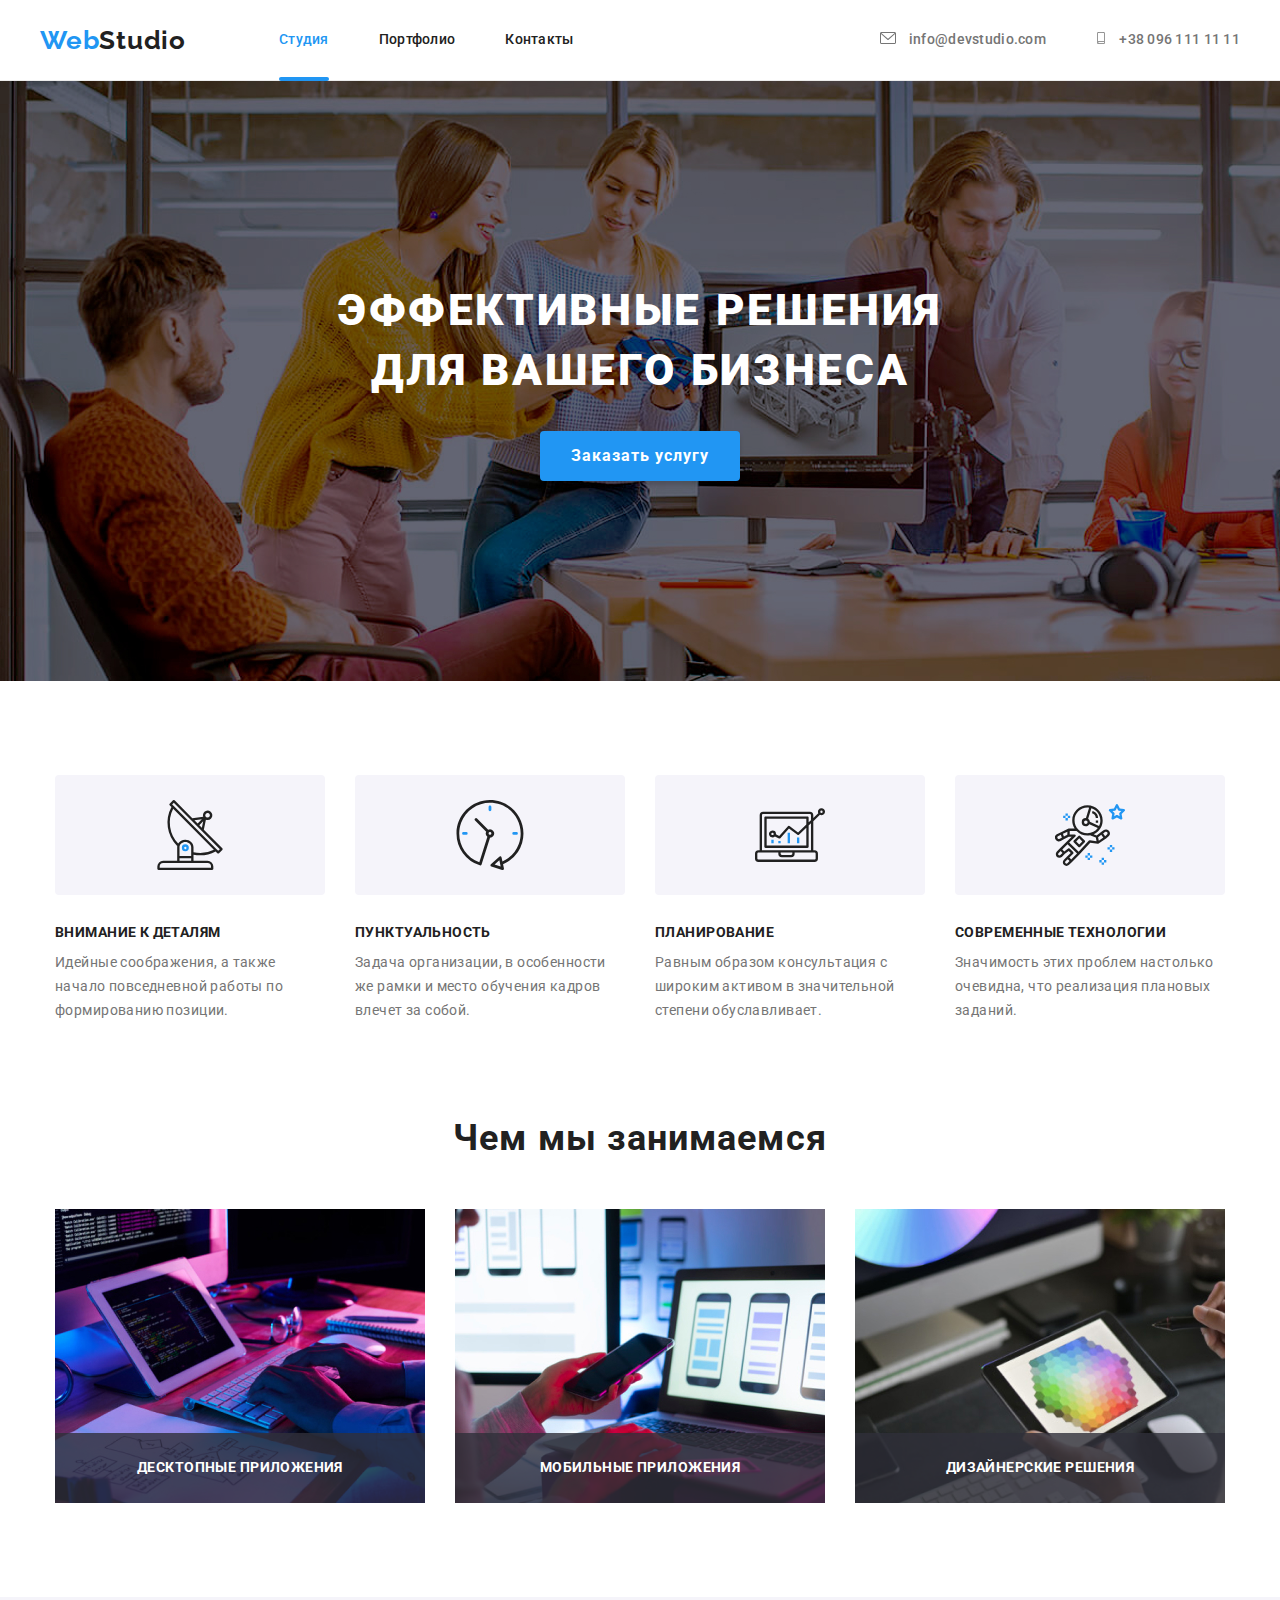
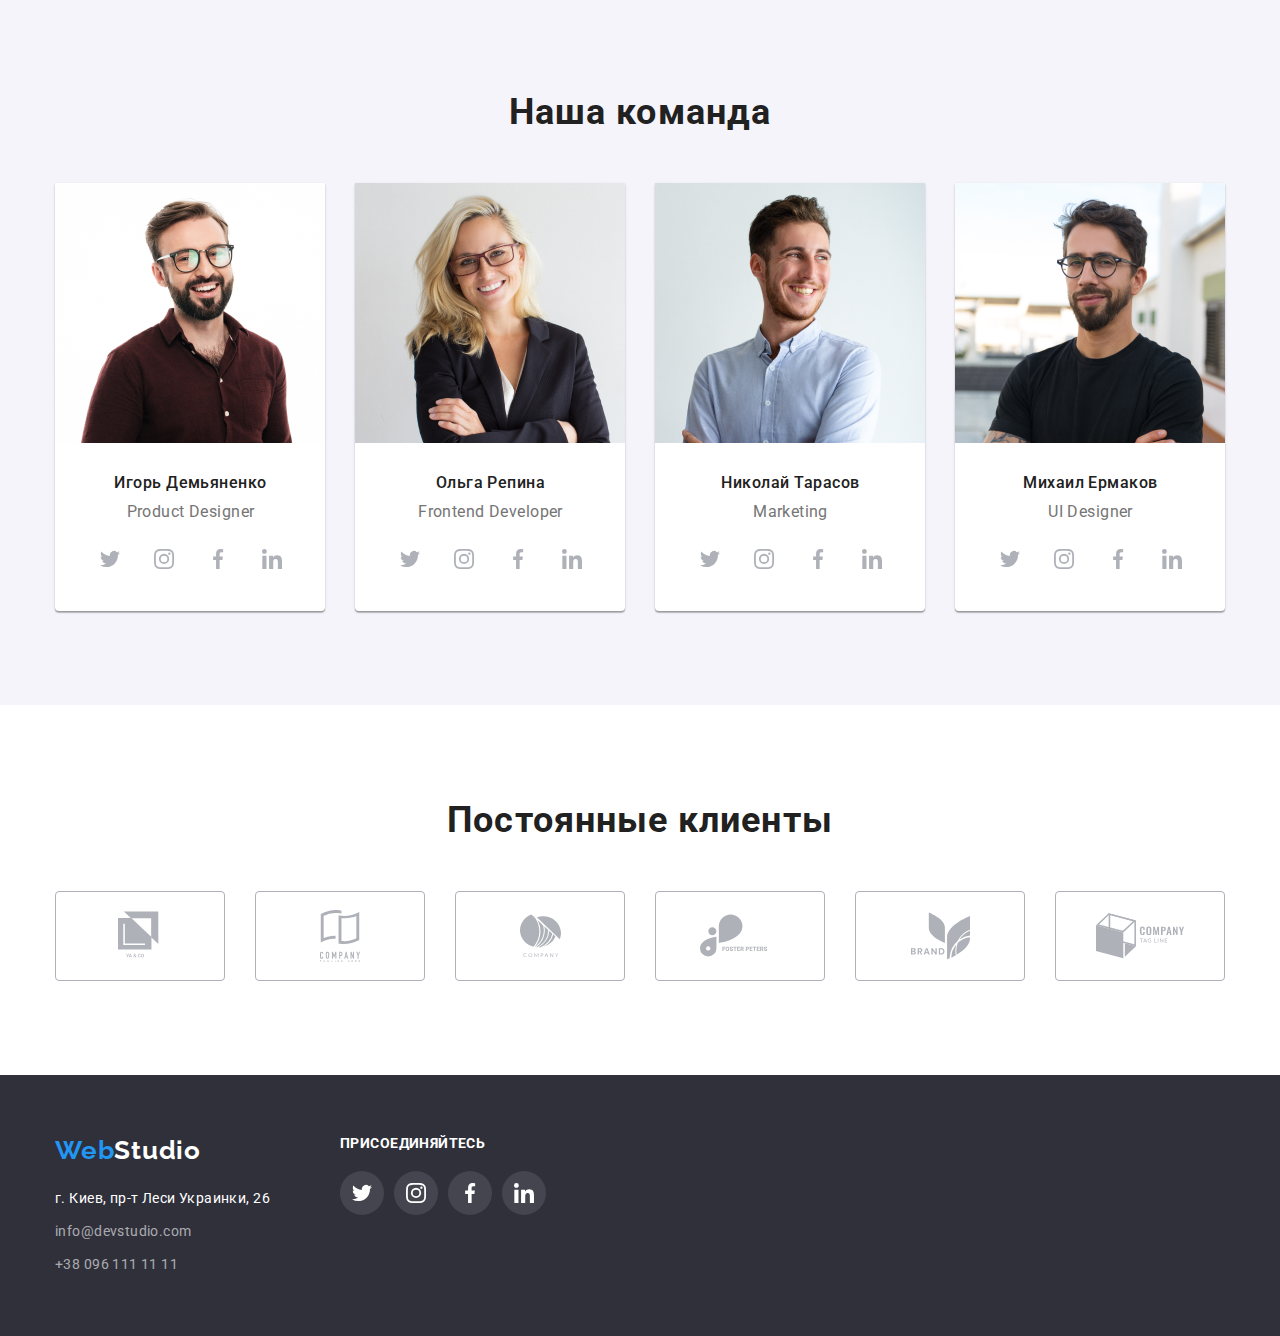
<file: index.html>
<!DOCTYPE html>
<html lang="ru">

<head>
    <meta charset="UTF-8">
    <meta http-equiv="X-UA-Compatible" content="IE=edge">
    <meta name="viewport" content="width=device-width, initial-scale=1.0">
    <link rel="preconnect" href="https://fonts.gstatic.com">
    <link href="https://fonts.googleapis.com/css2?family=Raleway:wght@700&family=Roboto:wght@400;500;900&display=swap" rel="stylesheet">
    <link rel="stylesheet" href="./css/modern-normalize.css">
    <link rel="stylesheet" href="./css/positioning/base.css">
    <link rel="stylesheet" href="./css/styles/base.css">
    <link rel="stylesheet" href="./css/positioning/studio.css">
    <link rel="stylesheet" href="./css/styles/studio.css">
    <title>Document</title>
</head>

<body>
    <header>
        <div class="centrion">
            <nav>
                <a href="./index.html" class="logo"><span>Web</span>Studio</a>
                <ul>
                    <li>
                        <a class="activated" href="./index.html">Студия</a>
                    </li>
                    <li>
                        <a href="./portfolio.html">Портфолио</a>
                    </li>
                    <li>
                        <a href="./contacts.html">Контакты</a>
                    </li>
                </ul>
            </nav>
            <address>
                <a href="mailto:info@devstudio.com">
                    <svg class="icon">
                        <use xlink:href="./images/sprite.svg#mail"></use>
                    </svg>
                    info@devstudio.com
                </a>

                <a href="tel:+380961111111">
                    <svg class="icon">
                        <use href="./images/sprite.svg#tel"></use>
                    </svg>
                    +38 096 111 11 11
                </a>
            </address>
        </div>
    </header>

    <main>
        <section class="hero">
            <h1>Эффективные решения для вашего бизнеса</h1>
            <button data-modal-open="">Заказать услугу</button>

        </section>
        <section class="work">
            <div class="centrion">
                <h2 class="disable">Наши ценности</h2>
                <ul>
                    <li>
                        <div class="back">
                            <svg>
                                <use href=./images/sprite.svg#antenna></use>
                            </svg>
                        </div>
                        <h3>Внимание к деталям</h3>
                        <p>Идейные соображения, а также начало повседневной работы по формированию позиции.</p>
                    </li>
                    <li>
                        <div class="back">
                            <svg>
                                <use href=./images/sprite.svg#clock></use>
                            </svg>
                        </div>
                        <h3>Пунктуальность</h3>
                        <p>Задача организации, в особенности же рамки и место обучения кадров влечет за собой.</p>
                    </li>
                    <li>
                        <div class="back">
                            <svg>
                                <use href=./images/sprite.svg#comp></use>
                            </svg>
                        </div>
                        <h3>Планирование</h3>
                        <p>Равным образом консультация с широким активом в значительной степени обуславливает.</p>
                    </li>
                    <li>
                        <div class="back">
                            <svg>
                                <use href=./images/sprite.svg#astronaut></use>
                            </svg>
                        </div>
                        <h3>Современные технологии</h3>
                        <p>Значимость этих проблем настолько очевидна, что реализация плановых заданий.</p>
                    </li>
                </ul>
            </div>
        </section>
        <section class="photos">
            <div class="centrion">
                <h2 class="super">Чем мы занимаемся</h2>
                <ul>
                    <li>
                        <img src="./images/studio/img1.jpg" alt="Програмирование">
                        <h3>
                            Десктопные приложения
                        </h3>
                    </li>
                    <li>
                        <img src="./images/studio/img2.jpg" alt="Смартфон в руке">
                        <h3>
                            Мобильные приложения
                        </h3>
                    </li>
                    <li>
                        <img src="./images/studio/img3.jpg" alt="Рисование на планшете">
                        <h3>
                            Дизайнерские решения
                        </h3>
                    </li>
                </ul>
            </div>
        </section>
        <section class="team">
            <div class="centrion">
                <h2 class="super">Наша команда</h2>
                <ul>
                    <li>
                        <img src="./images/studio/img4.jpg" alt="Фото сотрудника">
                        <div class="textcard">
                            <h3>Игорь Демьяненко</h3>
                            <p>Product Designer</p>
                            <ul class="social">
                                <li>
                                    <a href="https://twitter.com/">
                                        <svg class="icon">
                                            <use href="./images/sprite.svg#twitt"></use>
                                        </svg>
                                    </a>

                                </li>
                                <li>
                                    <a href="https://www.instagram.com/">
                                        <svg class="icon">
                                            <use href="./images/sprite.svg#insta"></use>
                                        </svg>
                                    </a>
                                </li>
                                <li>
                                    <a href="https://www.facebook.com/">
                                        <svg class="icon">
                                            <use href="./images/sprite.svg#face"></use>
                                        </svg>
                                    </a>
                                </li>
                                <li>
                                    <a href="https://www.linkedin.com/">
                                        <svg class="icon">
                                            <use href="./images/sprite.svg#in"></use>
                                        </svg>
                                    </a>
                                </li>
                            </ul>
                        </div>
                    </li>
                    <li>
                        <img src="./images/studio/img5.jpg" alt="Фото сотрудника">
                        <div class="textcard">
                            <h3>Ольга Репина</h3>
                            <p>Frontend Developer</p>
                            <ul class="social">
                                <li>
                                    <a href="https://twitter.com/">
                                        <svg class="icon">
                                            <use href="./images/sprite.svg#twitt"></use>
                                        </svg>
                                    </a>

                                </li>
                                <li>
                                    <a href="https://www.instagram.com/">
                                        <svg class="icon">
                                            <use href="./images/sprite.svg#insta"></use>
                                        </svg>
                                    </a>
                                </li>
                                <li>
                                    <a href="https://www.facebook.com/">
                                        <svg class="icon">
                                            <use href="./images/sprite.svg#face"></use>
                                        </svg>
                                    </a>
                                </li>
                                <li>
                                    <a href="https://www.linkedin.com/">
                                        <svg class="icon">
                                            <use href="./images/sprite.svg#in"></use>
                                        </svg>
                                    </a>
                                </li>
                            </ul>
                        </div>
                    </li>
                    <li>
                        <img src="./images/studio/img6.jpg" alt="Фото сотрудника">
                        <div class="textcard">
                            <h3>Николай Тарасов</h3>
                            <p>Marketing</p>
                            <ul class="social">
                                <li>
                                    <a href="https://twitter.com/">
                                        <svg class="icon">
                                            <use href="./images/sprite.svg#twitt"></use>
                                        </svg>
                                    </a>

                                </li>
                                <li>
                                    <a href="https://www.instagram.com/">
                                        <svg class="icon">
                                            <use href="./images/sprite.svg#insta"></use>
                                        </svg>
                                    </a>
                                </li>
                                <li>
                                    <a href="https://www.facebook.com/">
                                        <svg class="icon">
                                            <use href="./images/sprite.svg#face"></use>
                                        </svg>
                                    </a>
                                </li>
                                <li>
                                    <a href="https://www.linkedin.com/">
                                        <svg class="icon">
                                            <use href="./images/sprite.svg#in"></use>
                                        </svg>
                                    </a>
                                </li>
                            </ul>
                        </div>
                    </li>
                    <li>
                        <img src="./images/studio/img7.jpg" alt="Фото сотрудника">
                        <div class="textcard">
                            <h3>Михаил Ермаков</h3>
                            <p>UI Designer</p>
                            <ul class="social">
                                <li>
                                    <a href="https://twitter.com/">
                                        <svg class="icon">
                                            <use href="./images/sprite.svg#twitt"></use>
                                        </svg>
                                    </a>

                                </li>
                                <li>
                                    <a href="https://www.instagram.com/">
                                        <svg class="icon">
                                            <use href="./images/sprite.svg#insta"></use>
                                        </svg>
                                    </a>
                                </li>
                                <li>
                                    <a href="https://www.facebook.com/">
                                        <svg class="icon">
                                            <use href="./images/sprite.svg#face"></use>
                                        </svg>
                                    </a>
                                </li>
                                <li>
                                    <a href="https://www.linkedin.com/">
                                        <svg class="icon">
                                            <use href="./images/sprite.svg#in"></use>
                                        </svg>
                                    </a>
                                </li>
                            </ul>
                        </div>
                    </li>
                </ul>
            </div>
        </section>
        <section class="clients">
            <div class="centrion">
                <h2 class="super">Постоянные клиенты</h2>
                <ul>
                    <li>
                        <a href="#">
                            <div class="back">
                                <svg class="icon">
                                    <use href="./images/sprite.svg#l1"></use>
                                </svg>
                            </div>
                        </a>
                    </li>
                    <li>
                        <a href="#">
                            <div class="back">
                                <svg class="icon">
                                    <use href="./images/sprite.svg#l2"></use>
                                </svg>
                            </div>
                        </a>
                    </li>
                    <li>
                        <a href="#">
                            <div class="back">
                                <svg class="icon">
                                    <use href="./images/sprite.svg#l3"></use>
                                </svg>
                            </div>
                        </a>
                    </li>
                    <li>
                        <a href="#">
                            <div class="back">
                                <svg class="icon">
                                    <use href="./images/sprite.svg#l4"></use>
                                </svg>
                            </div>
                        </a>
                    </li>
                    <li>
                        <a href="#">
                            <div class="back">
                                <svg class="icon">
                                    <use href="./images/sprite.svg#l5"></use>
                                </svg>
                            </div>
                        </a>
                    </li>
                    <li>
                        <a href="#">
                            <div class="back">
                                <svg class="icon">
                                    <use href="./images/sprite.svg#l6"></use>
                                </svg>
                            </div>
                        </a>
                    </li>
                </ul>
            </div>
        </section>
    </main>

    <footer>
        <div class="centrion">
            <div class="contacts"><a href="./index.html" class="logo"><span>Web</span>Studio</a>
                <address>
                    <a
                        href="https://www.google.com/maps/place/Lesi+Ukrainky+Blvd,+26,+Kyiv,+02000/@50.4265807,30.5361971,17z/data=!3m1!4b1!4m5!3m4!1s0x40d4cf0e033ecbe9:0x57a4dffefec77da0!8m2!3d50.4265807!4d30.5383858">г.
                        Киев, пр-т Леси Украинки, 26</a>
                    <a href="mailto:info@devstudio.com">info@devstudio.com</a>
                    <a href="tel:+380961111111">+38 096 111 11 11</a>
                </address>
            </div>
            <div class="connect">
                <p>присоединяйтесь</p>
                <ul class="social">
                    <li>
                        <a href="https://twitter.com/">
                            <svg class="icon">
                                <use href="./images/sprite.svg#twitt"></use>
                            </svg>
                        </a>

                    </li>
                    <li>
                        <a href="https://www.instagram.com/">
                            <svg class="icon">
                                <use href="./images/sprite.svg#insta"></use>
                            </svg>
                        </a>
                    </li>
                    <li>
                        <a href="https://www.facebook.com/">
                            <svg class="icon">
                                <use href="./images/sprite.svg#face"></use>
                            </svg>
                        </a>
                    </li>
                    <li>
                        <a href="https://www.linkedin.com/">
                            <svg class="icon">
                                <use href="./images/sprite.svg#in"></use>
                            </svg>
                        </a>
                    </li>
                </ul>

            </div>
    </footer>

    <div class="modal is_hidden" data-modal="">
        <div class="window">
            <button data-modal-close=""></button>
        </div>
    </div>
    <script src="./js/modal.js"></script>
</body>

</html>
</file>
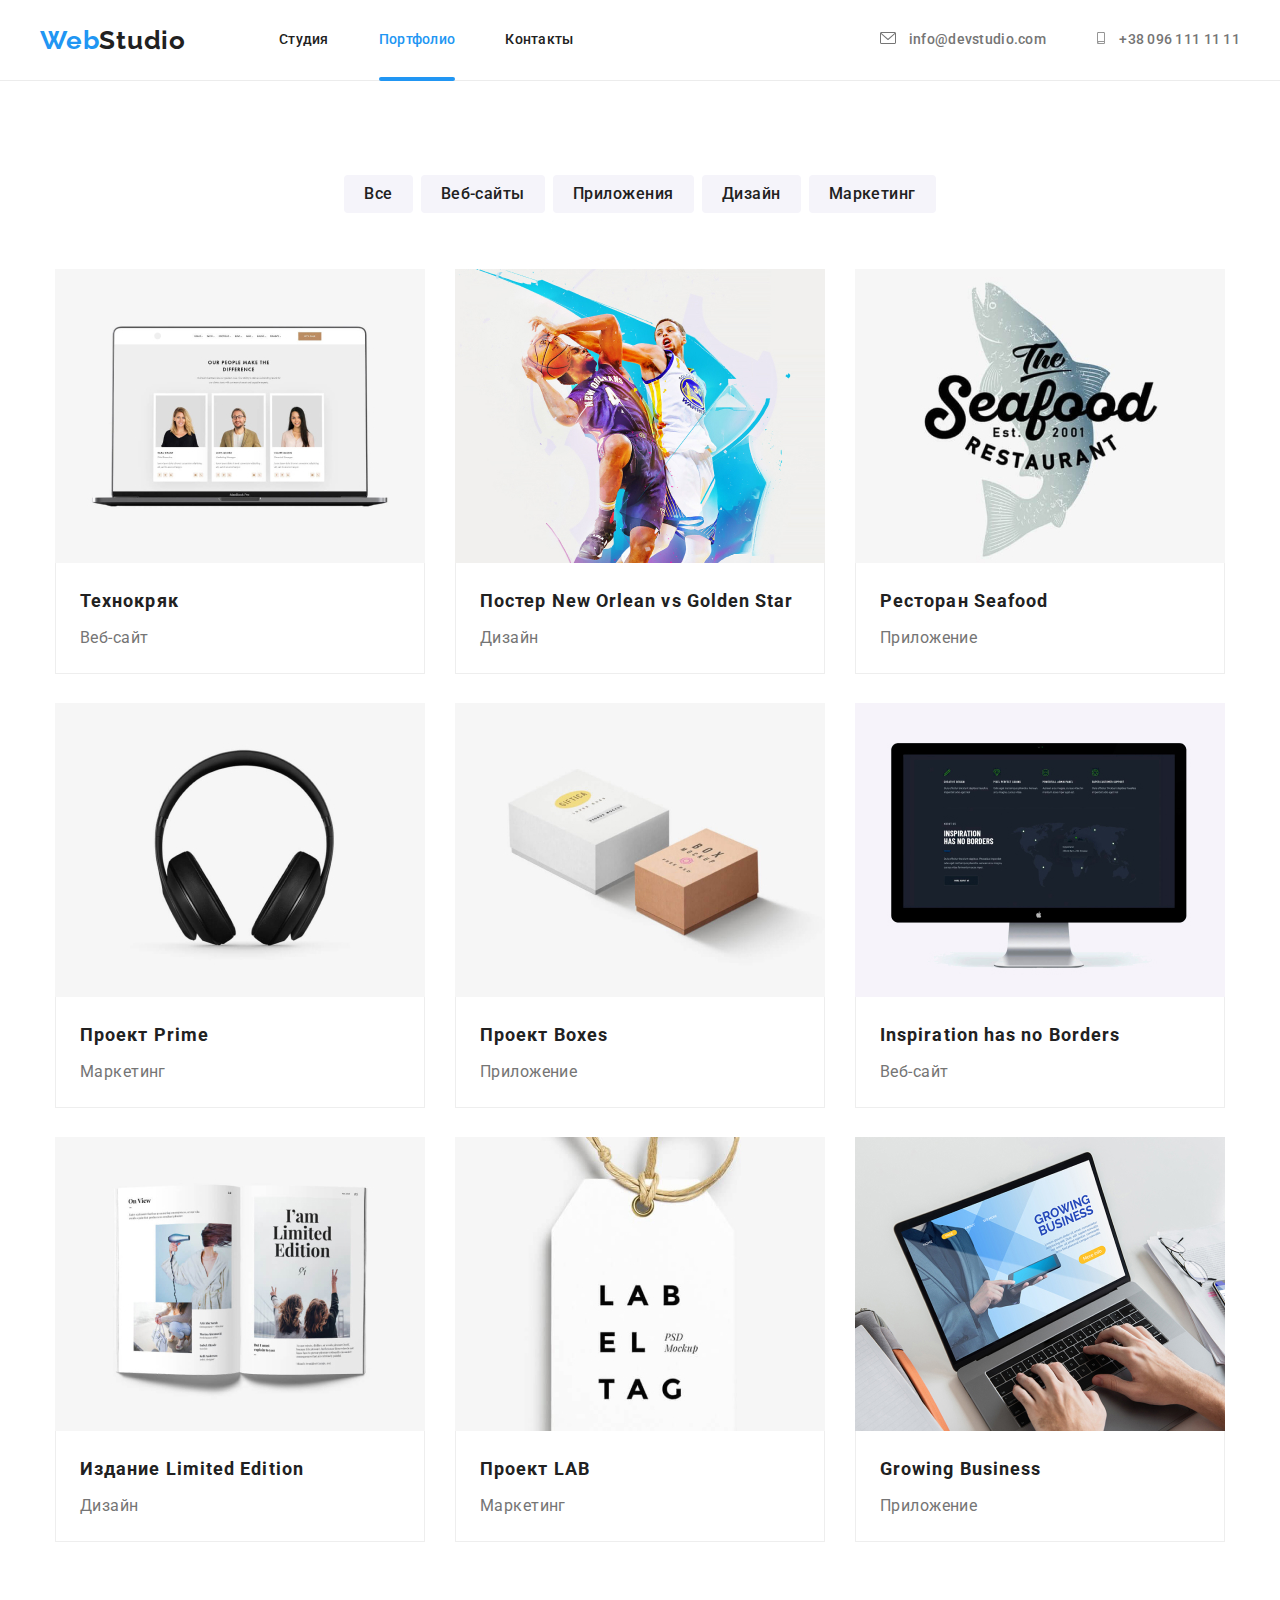
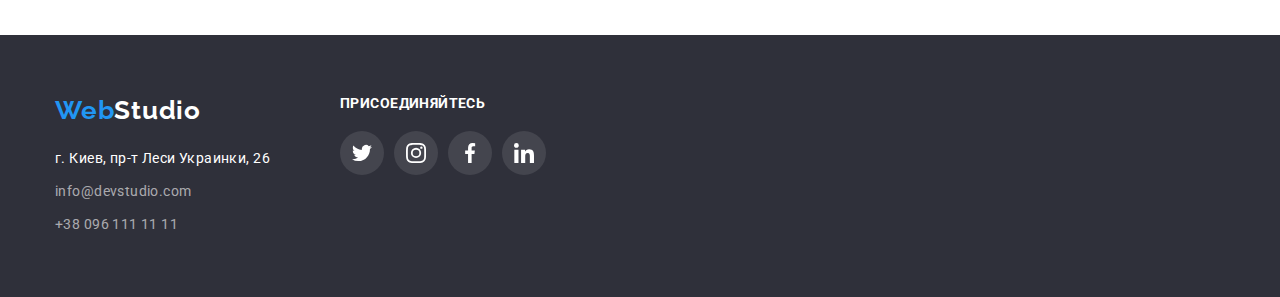
<file: portfolio.html>
<!DOCTYPE html>
<html lang="ru">

<head>
    <meta charset="UTF-8">
    <meta http-equiv="X-UA-Compatible" content="IE=edge">
    <meta name="viewport" content="width=device-width, initial-scale=1.0">
    <link rel="preconnect" href="https://fonts.gstatic.com">
    <link href="https://fonts.googleapis.com/css2?family=Raleway:wght@700&family=Roboto:wght@400;500;900&display=swap" rel="stylesheet">
    <link rel="stylesheet" href="./css/modern-normalize.css">
    <link rel="stylesheet" href="./css/positioning/base.css">
    <link rel="stylesheet" href="./css/styles/base.css">
    <link rel="stylesheet" href="./css/positioning/portfolio.css">
    <link rel="stylesheet" href="./css/styles/portfolio.css">
    <title>Document</title>
</head>

<body>
    <header>
        <div class="centrion">
            <nav>
                <a href="./index.html" class="logo"><span>Web</span>Studio</a>
                <ul>
                    <li>
                        <a href="./index.html">Студия</a>
                    </li>
                    <li>
                        <a class="activated" href="./portfolio.html">Портфолио</a>
                    </li>
                    <li>
                        <a href="./contacts.html">Контакты</a>
                    </li>
                </ul>
            </nav>
            <address>
                <a href="mailto:info@devstudio.com">
                    <svg class="icon">
                        <use xlink:href="./images/sprite.svg#mail"></use>
                    </svg>
                    info@devstudio.com
                </a>

                <a href="tel:+380961111111">
                    <svg class="icon">
                        <use href="./images/sprite.svg#tel"></use>
                    </svg>
                    +38 096 111 11 11
                </a>
            </address>
        </div>
    </header>

    <main>
        <h1 class="disable">Портфолио</h1>

        <section>
            <div class="centrion">
                <h2 class="disable">Наши работы</h2>
                <ul class="buttons">
                    <li><button>Все</button></li>
                    <li><button>Веб-сайты</button></li>
                    <li><button>Приложения</button></li>
                    <li><button>Дизайн</button></li>
                    <li><button>Маркетинг</button></li>
                </ul>

                <ul class="cards">
                    <li>
                        <a href="#">
                            <div class="card">
                                <div class="pic">
                                    <img src="./images/portfolio/img1.jpg " alt="ноут ">
                                    <p>Технокряк это современная площадка распространения коронавируса. Компании используют эту платформу для цифрового шпионажа и атак на защищённые сервера конкурентов.
                                    </p>
                                </div>
                                <div class="textcard">
                                    <h3>Технокряк</h3>
                                    <p>Веб-сайт</p>
                                </div>
                            </div>
                        </a>

                    </li>
                    <li>
                        <a href="#">
                            <div class="card">
                                <div class="pic">
                                    <img src="./images/portfolio/img2.jpg " alt="ноут ">
                                    <p>Технокряк это современная площадка распространения коронавируса. Компании используют эту платформу для цифрового шпионажа и атак на защищённые сервера конкурентов.
                                    </p>
                                </div>
                                <div class="textcard">
                                    <h3>Постер New Orlean vs Golden Star</h3>
                                    <p>Дизайн</p>
                                </div>
                            </div>
                        </a>

                    </li>
                    <li>
                        <a href="#">
                            <div class="card">
                                <div class="pic">
                                    <img src="./images/portfolio/img3.jpg " alt="ноут ">
                                    <p>Технокряк это современная площадка распространения коронавируса. Компании используют эту платформу для цифрового шпионажа и атак на защищённые сервера конкурентов.
                                    </p>
                                </div>
                                <div class="textcard">
                                    <h3>Ресторан Seafood</h3>
                                    <p>Приложение</p>
                                </div>
                            </div>
                        </a>

                    </li>
                    <li>
                        <a href="#">
                            <div class="card">
                                <div class="pic">
                                    <img src="./images/portfolio/img4.jpg " alt="ноут ">
                                    <p>Технокряк это современная площадка распространения коронавируса. Компании используют эту платформу для цифрового шпионажа и атак на защищённые сервера конкурентов.
                                    </p>
                                </div>
                                <div class="textcard">
                                    <h3>Проект Prime</h3>
                                    <p>Маркетинг</p>
                                </div>
                            </div>
                        </a>

                    </li>
                    <li>
                        <a href="#">
                            <div class="card">
                                <div class="pic">
                                    <img src="./images/portfolio/img5.jpg " alt="ноут ">
                                    <p>Технокряк это современная площадка распространения коронавируса. Компании используют эту платформу для цифрового шпионажа и атак на защищённые сервера конкурентов.
                                    </p>
                                </div>
                                <div class="textcard">
                                    <h3>Проект Boxes</h3>
                                    <p>Приложение</p>
                                </div>
                            </div>
                        </a>

                    </li>
                    <li>
                        <a href="#">
                            <div class="card">
                                <div class="pic">
                                    <img src="./images/portfolio/img6.jpg " alt="ноут ">
                                    <p>Технокряк это современная площадка распространения коронавируса. Компании используют эту платформу для цифрового шпионажа и атак на защищённые сервера конкурентов.
                                    </p>
                                </div>
                                <div class="textcard">
                                    <h3>Inspiration has no Borders</h3>
                                    <p>Веб-сайт</p>
                                </div>
                            </div>
                        </a>

                    </li>
                    <li>
                        <a href="#">
                            <div class="card">
                                <div class="pic">
                                    <img src="./images/portfolio/img7.jpg " alt="ноут ">
                                    <p>Технокряк это современная площадка распространения коронавируса. Компании используют эту платформу для цифрового шпионажа и атак на защищённые сервера конкурентов.
                                    </p>
                                </div>
                                <div class="textcard">
                                    <h3>Издание Limited Edition</h3>
                                    <p>Дизайн</p>
                                </div>
                            </div>
                        </a>

                    </li>
                    <li>
                        <a href="#">
                            <div class="card">
                                <div class="pic">
                                    <img src="./images/portfolio/img8.jpg " alt="ноут ">
                                    <p>Технокряк это современная площадка распространения коронавируса. Компании используют эту платформу для цифрового шпионажа и атак на защищённые сервера конкурентов.
                                    </p>
                                </div>
                                <div class="textcard">
                                    <h3>Проект LAB</h3>
                                    <p>Маркетинг</p>
                                </div>
                            </div>
                        </a>

                    </li>
                    <li>
                        <a href="#">
                            <div class="card">
                                <div class="pic">
                                    <img src="./images/portfolio/img9.jpg " alt="ноут ">
                                    <p>Технокряк это современная площадка распространения коронавируса. Компании используют эту платформу для цифрового шпионажа и атак на защищённые сервера конкурентов.
                                    </p>
                                </div>
                                <div class="textcard">
                                    <h3>Growing Business</h3>
                                    <p>Приложение</p>
                                </div>
                            </div>
                        </a>

                    </li>
                </ul>
            </div>
        </section>
    </main>

    <footer>
        <div class="centrion">
            <div class="contacts"><a href="./index.html" class="logo"><span>Web</span>Studio</a>
                <address>
                    <a
                        href="https://www.google.com/maps/place/Lesi+Ukrainky+Blvd,+26,+Kyiv,+02000/@50.4265807,30.5361971,17z/data=!3m1!4b1!4m5!3m4!1s0x40d4cf0e033ecbe9:0x57a4dffefec77da0!8m2!3d50.4265807!4d30.5383858">г.
                        Киев, пр-т Леси Украинки, 26</a>
                    <a href="mailto:info@devstudio.com">info@devstudio.com</a>
                    <a href="tel:+380961111111">+38 096 111 11 11</a>
                </address>
            </div>
            <div class="connect">
                <p>присоединяйтесь</p>
                <ul class="social">
                    <li>
                        <a href="#">
                            <svg class="icon">
                                <use href="./images/sprite.svg#twitt"></use>
                            </svg>
                        </a>

                    </li>
                    <li>
                        <a href="#">
                            <svg class="icon">
                                <use href="./images/sprite.svg#insta"></use>
                            </svg>
                        </a>
                    </li>
                    <li>
                        <a href="#">
                            <svg class="icon">
                                <use href="./images/sprite.svg#face"></use>
                            </svg>
                        </a>
                    </li>
                    <li>
                        <a href="#">
                            <svg class="icon">
                                <use href="./images/sprite.svg#in"></use>
                            </svg>
                        </a>
                    </li>
                </ul>

            </div>
    </footer>
</body>

</html>
</file>
<file: css/positioning/base.css>
* {
    margin: 0;
    padding: 0;
}

body {
    height: auto;
}

ul {
    max-width: 1600px;
}

img {
    display: block;
    max-width: 100%;
    height: auto;
}

header,
header>div,
nav,
ul,
address,
.textcard,
.social a {
    display: flex;
    align-items: center;
    justify-content: space-between;
}

ul.social {
    column-gap: 10px;
}

.social a {
    width: 44px;
    height: 44px;
    justify-content: center;
    align-items: center;
}

body .social li {
    max-width: max-content;
    border: none;
    box-shadow: none;
}

.centrion {
    width: 1200px;
    margin: 0 auto;
    padding: 0 15px;
}

.textcard {
    justify-content: center;
    flex-direction: column;
}

.disable {
    position: absolute;
    top: -1984px;
    left: -1984px;
}


/* Header */


/* 
header {
    padding: 24px 0 25px 0;
} */

header nav {
    column-gap: 93px;
}

header ul,
header address {
    column-gap: 50px;
}

header .centrion {
    padding: 0;
}

header nav li a {
    display: inline-block;
    position: relative;
    padding: 32px 0 32px 0;
}

header nav li a::after {
    content: "";
    display: inline-block;
    width: 100%;
    height: 4px;
    position: absolute;
    bottom: -1px;
    left: 0;
}

header address svg {
    margin-right: 10px;
    max-height: 12px;
}

header a[href*="mailto"]>svg {
    width: 16px;
}

header a[href*="tel"]>svg {
    width: 10px;
}


/* Footer */

footer {
    padding: 60px 0 60px 0;
}

footer address {
    margin-top: 20px;
    flex-direction: column;
    align-items: flex-start;
    row-gap: 9px;
}

footer .centrion {
    display: flex;
    column-gap: 70px;
}

footer div.connect>p {
    margin-bottom: 20px;
}
</file>
<file: css/styles/base.css>
/* 
    Font Styles:
    Roboto 400, 500, 900;
    Raleway 700;
*/

:root {
    --color-accent: #2196F3;
    --color-text: #757575;
    --color-headlight: #212121;
    --color-antiaccent: white;
    --color-line: #ECECEC;
    --color-footback: #2F303A;
    --color-antifootback: rgba(255, 255, 255, 0.6);
    --color-team: #F5F4FA;
    --color-light-border: #EEEEEE;
    --color-foottransper: rgba(255, 255, 255, 0.1);
    --color-logos: #AFB1B8;
    --color-button: #188CE8;
    --color-herolay: rgba(47, 48, 58, 0.4);
    --color-photoback: rgba(47, 48, 58, 0.8);
    --color-modalback: rgba(0, 0, 0, 0.2);
}

* {
    list-style: none;
    text-decoration: none;
    color: unset;
}

*:visited {
    color: unset;
}

address {
    font-style: unset;
}

body,
h1,
h2,
h3,
h4,
h5,
h6 {
    font-family: Roboto, sans-serif;
    font-style: normal;
    font-weight: normal;
    font-size: 14px;
    line-height: 1.71;
    letter-spacing: 0.03em;
    color: var(--color-text);
}

svg.icon {
    fill: currentColor;
    color: inherit;
}

.social a {
    background-color: transparent;
    border-radius: 50%;
}

.social svg {
    width: 20px;
    height: 20px;
    object-fit: contain;
}


/* header */

header {
    font-weight: 500;
    line-height: 1.14;
    letter-spacing: 0.02em;
    color: var(--color-headlight);
    border-bottom: 1px solid var(--color-line);
}

.logo {
    font-family: Raleway, sans-serif;
    font-weight: bold;
    font-size: 26px;
    line-height: 1.19;
    letter-spacing: 0.03em;
    color: var(--color-headlight);
}

.logo>span {
    color: var(--color-accent);
}

header nav li a::after {
    background-color: transparent;
    border-radius: 2px;
}

address {
    color: var(--color-text);
}


/* footer */

footer {
    background: var(--color-footback);
}

footer .logo {
    color: var(--color-antiaccent);
}

footer a {
    color: var(--color-antifootback);
}

footer address a:first-child {
    color: var(--color-antiaccent);
}

footer .connect p {
    line-height: 1.142857142857142857;
    font-weight: bold;
    text-transform: uppercase;
    color: var(--color-antiaccent);
}

footer .social svg {
    fill: var(--color-antiaccent);
}

footer .social a {
    background-color: var(--color-foottransper);
}


/* Reaction */

*,
*::after {
    transition-duration: 250ms;
    transition-timing-function: cubic-bezier(0.4, 0, 0.2, 1);
}

a:hover,
a:focus,
li:hover a,
footer address a:hover,
footer address a:focus,
.activated {
    color: var(--color-accent);
}

a.logo:focus,
a.logo:hover {
    color: rgb(221, 188, 2);
}

.social a:hover,
.social a:focus {
    background-color: var(--color-accent);
}

header nav li:hover a::after,
header nav li a:focus::after,
.activated::after {
    background-color: var(--color-accent);
}
</file>
<file: css/positioning/studio.css>
.hero {
    height: 600px;
    display: flex;
    flex-direction: column;
    align-items: center;
    justify-content: center;
}

.hero h1 {
    width: 696px;
    margin: 0 auto 30px auto;
}

.hero button {
    width: 200px;
    height: 50px;
    display: flex;
    align-items: center;
    text-align: center;
    justify-content: center;
    margin: 0 auto;
}

.super {
    padding-bottom: 50px;
}

.work p {
    margin-top: 10px;
}

section:not(.hero) {
    padding: 94px 0 94px 0;
}

section.work {
    padding-bottom: 0;
}

main ul {
    column-gap: 30px;
}

.work li {
    width: 270px;
}

.work li svg {
    width: 70px;
}

.back {
    height: 120px;
    display: flex;
    align-items: center;
    justify-content: center;
}

.photos li {
    position: relative;
}

.photos li h3 {
    position: absolute;
    bottom: 0;
    width: 100%;
    height: 70px;
    text-align: center;
    padding: 27px 0 27px 0;
}

.textcard {
    align-items: center;
    padding: 30px 59px 30px 60px;
}

.textcard>h3 {
    width: max-content;
}

.textcard>p {
    margin-top: 10px;
}

.team ul.social {
    margin-top: 16px;
}

.clients .back {
    width: 170px;
    height: 90px;
    object-fit: contain;
}

.clients li:nth-child(1) svg {
    width: 44.27px;
}

.clients li:nth-child(2) svg {
    width: 40px;
}

.clients li:nth-child(3) svg {
    width: 41px;
}

.clients li:nth-child(4) svg {
    width: 79.66px;
}

.clients li:nth-child(5) svg {
    width: 59px;
}

.clients li:nth-child(6) svg {
    width: 88.48px;
}

.modal {
    position: fixed;
    width: 100vw;
    height: 100vh;
    top: 0;
}

.modal .window {
    position: absolute;
    top: 50%;
    left: 50%;
    width: 528px;
    height: 581px;
    transform: translate(-50%, -50%);
}

.is_hidden {
    visibility: collapse;
    opacity: 0;
    pointer-events: none;
}
</file>
<file: css/styles/studio.css>
/* 
    Font Styles:
    Roboto 900;
*/

.hero {
    background-color: var(--color-footback);
    background-color: var(--color-herolay);
    background-image: url("../../images/studio/heroback.jpg");
    background-blend-mode: darken;
    background-size: cover;
    background-repeat: no-repeat;
}

.hero h1 {
    font-weight: 900;
    font-size: 44px;
    line-height: 1.36;
    text-align: center;
    letter-spacing: 0.06em;
    text-transform: uppercase;
    color: var(--color-antiaccent);
}

.hero button {
    font-weight: bold;
    font-size: 16px;
    line-height: 1.87;
    letter-spacing: 0.06em;
    color: var(--color-antiaccent);
    background-color: var(--color-accent);
    box-shadow: 0px 4px 4px rgba(0, 0, 0, 0.15);
    border-radius: 4px;
    border-style: none;
}

.work h3,
.photos h3 {
    font-weight: bold;
    line-height: 1.14;
    text-transform: uppercase;
    color: var(--color-headlight);
    margin-top: 30px;
}

.photos h3 {
    color: var(--color-antiaccent);
    background-color: var(--color-photoback);
}

.work .back {
    background: var(--color-team);
    border-radius: 4px;
}

.super {
    font-weight: bold;
    font-size: 36px;
    line-height: 1.167;
    text-align: center;
    color: var(--color-headlight);
}

.team {
    background-color: var(--color-team);
}

.team h3 {
    font-weight: 500;
    color: var(--color-headlight);
}

.team h3,
.team p {
    font-size: 16px;
    line-height: 1.1875;
    text-align: center;
}

.team li {
    background: var(--color-antiaccent);
    width: 270px;
    box-shadow: 0px 1px 3px rgba(0, 0, 0, 0.12), 0px 1px 1px rgba(0, 0, 0, 0.14), 0px 2px 1px rgba(0, 0, 0, 0.2);
    border-radius: 0px 0px 4px 4px;
}

.team .social svg {
    fill: var(--color-logos);
}

.clients .back {
    border: 1px solid var(--color-logos);
    border-radius: 4px;
    color: var(--color-logos);
}

.modal {
    background-color: var(--color-modalback);
}

.modal .window {
    background-color: var(--color-antiaccent);
    box-shadow: 0px 1px 3px rgba(0, 0, 0, 0.12), 0px 1px 1px rgba(0, 0, 0, 0.14), 0px 2px 1px rgba(0, 0, 0, 0.2);
    border-radius: 4px;
    position: relative;
}

.modal .window button {
    background-color: transparent;
    background-image: url("../../images/studio/close.svg");
    width: 30px;
    height: 30px;
    border: none;
    box-shadow: none;
    position: absolute;
    top: 8px;
    right: 8px;
}


/* Reactions */

.team .social a:hover svg,
.team .social a:focus svg {
    fill: var(--color-antiaccent);
}

.clients a:hover svg,
.clients a:focus svg {
    fill: var(--color-accent);
}

.clients a:hover .back,
.clients a:focus .back {
    border-color: var(--color-accent);
    outline: none;
}

.hero button:hover {
    background-color: var(--color-button);
}
</file>
<file: css/positioning/portfolio.css>
section {
    padding: 94px 0 94px 0;
}

ul.buttons {
    justify-content: center;
    column-gap: 8px;
    margin-bottom: 56px;
}

ul.cards {
    column-gap: 30px;
    row-gap: 30px;
    flex-wrap: wrap;
    align-items: initial;
    justify-content: initial;
}

.pic {
    width: 370px;
    height: 294px;
    overflow: hidden;
    object-fit: contain;
    object-position: center;
}

.pic>p {
    width: 100%;
    height: 100%;
}

.textcard {
    align-items: flex-start;
    padding: 20px 24px 20px 24px;
}

.textcard>p {
    margin-top: 4px;
}

.cards li {
    width: 370px;
    height: 404px;
}
</file>
<file: css/styles/portfolio.css>
main h3 {
    font-weight: bold;
    font-size: 18px;
    line-height: 2.0;
    letter-spacing: 0.06em;
    color: var(--color-headlight);
}

main p {
    font-size: 16px;
    line-height: 1.87;
}

button {
    border: none;
    font-weight: 500;
    font-size: 16px;
    line-height: 1.62;
    text-align: center;
    letter-spacing: 0.03em;
    color: var(--color-headlight);
    background: var(--color-team);
    border-radius: 4px;
    padding: 6px 20px 6px 20px;
}

ul.cards .card {
    background: var(--color-antiaccent);
}

.textcard {
    border-left: 1px solid var(--color-light-border);
    border-right: 1px solid var(--color-light-border);
    border-bottom: 1px solid var(--color-light-border);
}

.pic>p {
    font-size: 18px;
    line-height: 1.56;
    color: var(--color-antiaccent);
    background-color: var(--color-accent);
    text-align: left;
    padding: 63px 24px 63px 24px;
    opacity: 0.9;
}


/* Reactions */

button:hover,
button:focus {
    color: var(--color-antiaccent);
    background: var(--color-accent);
    box-shadow: 0px 3px 1px rgba(0, 0, 0, 0.1), 0px 1px 2px rgba(0, 0, 0, 0.08), 0px 2px 2px rgba(0, 0, 0, 0.12);
}

.cards a:hover,
.cards a:focus {
    color: unset;
}

.cards a:hover .card,
.cards a:focus .card {
    box-shadow: 0px 1px 1px rgba(0, 0, 0, 0.12), 0px 4px 4px rgba(0, 0, 0, 0.06), 1px 4px 6px rgba(0, 0, 0, 0.16);
}

.card:hover .pic>p,
a:focus .card .pic>p {
    transform: translateY(-100%);
}
</file>
